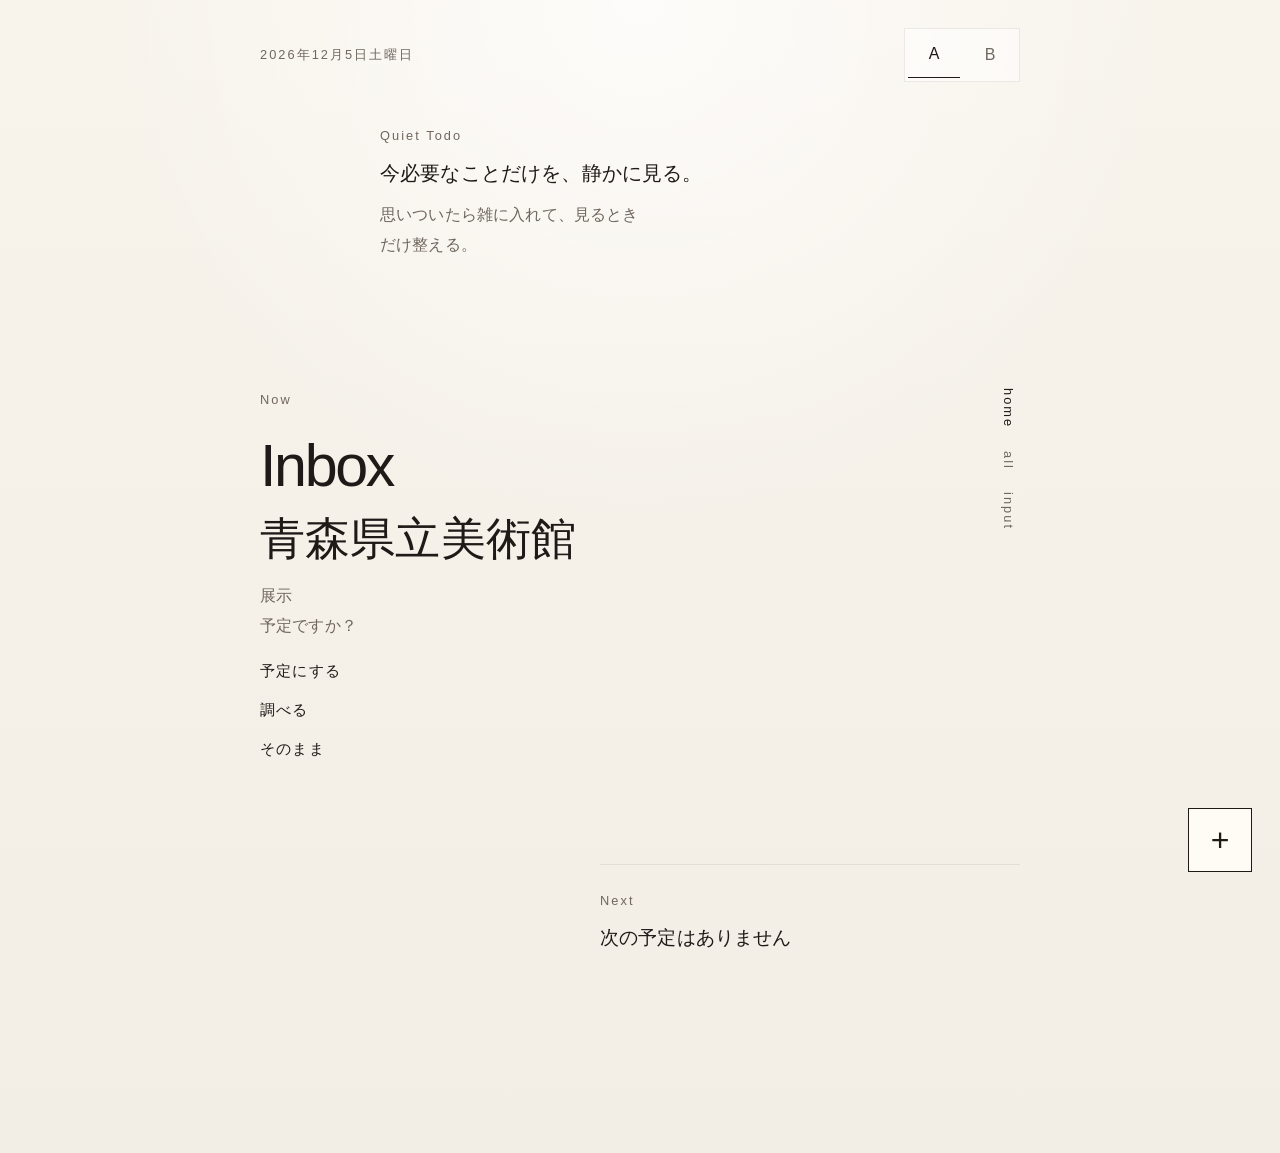
<file: index.html>
<!doctype html>
<html lang="ja">

<head>
  <meta charset="UTF-8" />
  <meta name="viewport" content="width=device-width, initial-scale=1.0" />
  <title>Quiet Todo</title>
  <link rel="stylesheet" href="./style.css" />
</head>

<body>
  <div class="app-shell">
    <header class="top-bar">
      <p class="top-date" id="top-date"></p>
      <div class="home-variant-switch" aria-label="&#12507;&#12540;&#12512;&#34920;&#31034;&#20999;&#12426;&#26367;&#12360;">
        <button id="variant-a" class="variant-button" type="button" data-variant="A">A</button>
        <button id="variant-b" class="variant-button" type="button" data-variant="B">B</button>
      </div>
      <div class="language-switch" aria-label="Language switch">
        <button class="language-button" type="button" data-language="ja">JP</button>
        <button class="language-button" type="button" data-language="en">EN</button>
      </div>
    </header>

    <main class="layout">
      <section id="home-view" class="view-section">
        <section id="home-pattern-a" class="home-pattern home-pattern-a" aria-labelledby="home-heading-a">
          <section class="hero-intro hero-intro-standalone" aria-labelledby="hero-intro-heading">
            <p class="section-mark" id="hero-intro-heading">Quiet Todo</p>
            <div class="hero-intro-copy">
              <p class="hero-intro-main" data-i18n="heroMain">&#20170;&#24517;&#35201;&#12394;&#12371;&#12392;&#12384;&#12369;&#12434;&#12289;&#38745;&#12363;&#12395;&#35211;&#12427;&#12290;</p>
              <p class="hero-intro-sub" data-i18n="heroSub">&#24605;&#12356;&#12388;&#12356;&#12383;&#12425;&#38609;&#12395;&#20837;&#12428;&#12390;&#12289;&#35211;&#12427;&#12392;&#12365;&#12384;&#12369;&#25972;&#12360;&#12427;&#12290;</p>
            </div>
          </section>
          <div class="spatial-frame home-flow">
            <div class="flow-main">
              <p class="section-mark" id="home-heading-a" data-i18n="nowHeading">Now</p>
              <div id="focus-card-a" class="focus-card"></div>
            </div>
            <aside class="flow-side" aria-label="Home navigation">
              <nav class="side-rail">
                <span class="side-rail-item is-current" data-i18n="navHome">home</span>
                <span class="side-rail-item" data-i18n="navAll">all</span>
                <span class="side-rail-item" data-i18n="navInput">input</span>
              </nav>
            </aside>
          </div>
          <section class="next-block" aria-labelledby="next-heading-a">
            <p class="section-mark" id="next-heading-a" data-i18n="nextHeading">Next</p>
            <div id="next-card-a" class="next-card"></div>
          </section>
        </section>

        <section id="home-pattern-b" class="home-pattern home-pattern-b is-hidden" aria-labelledby="home-heading-b">
          <div class="b-home-shell">
            <aside class="b-home-left-rail" aria-hidden="true">
              <div class="b-home-social">quiet todo</div>
              <div class="b-home-copyright">2026 quiet todo</div>
            </aside>
            <section class="b-home-main">
              <nav class="b-home-top-nav" aria-label="Home B navigation">
                <span class="b-home-nav-item" data-i18n="navHome">home</span>
                <span class="b-home-nav-item" data-i18n="navAll">all</span>
                <span class="b-home-nav-item" data-i18n="navInput">input</span>
              </nav>
              <div class="b-home-focus-wrap">
                <div id="focus-card-b" class="focus-card"></div>
              </div>
              <div class="b-home-next-wrap" aria-labelledby="home-heading-b">
                <p class="section-mark" id="home-heading-b" data-i18n="nextHeading">Next</p>
                <div id="next-card-b" class="next-card"></div>
              </div>
            </section>
            <aside class="b-home-right-rail">
              <div class="b-home-brand">H O M E</div>
              <div class="b-home-subrail">
                <span data-i18n="navNowLower">now</span>
                <span data-i18n="navNextLower">next</span>
              </div>
            </aside>
          </div>
        </section>
      </section>

      <section id="all-view" class="view-section is-hidden" aria-labelledby="all-heading">
        <div class="view-head">
          <button id="back-from-all" class="subtle-link" type="button" data-i18n="back">&#25147;&#12427;</button>
        </div>
        <section class="all-stage">
          <div class="all-stage-head">
            <p class="section-mark" id="all-heading" data-i18n="viewAll">&#12377;&#12409;&#12390;&#12434;&#35211;&#12427;</p>
            <div class="all-stage-tools">
              <div class="sort-switch" id="sort-switch" aria-label="&#20006;&#12403;&#26367;&#12360;">
                <button class="sort-button" type="button" data-sort="priority" data-i18n="sortPriority">&#20778;&#20808;&#38918;</button>
                <button class="sort-button" type="button" data-sort="time" data-i18n="sortTime">&#26178;&#38291;&#38918;</button>
              </div>
              <button id="open-archive-view" class="subtle-link" type="button" data-i18n="archiveView">&#32066;&#12360;&#12383;&#12418;&#12398;</button>
            </div>
          </div>
          <div id="all-list" class="all-list"></div>
        </section>
      </section>

      <section id="archive-view" class="view-section is-hidden" aria-labelledby="archive-heading">
        <div class="view-head">
          <button id="back-from-archive" class="subtle-link" type="button" data-i18n="back">&#25147;&#12427;</button>
        </div>
        <section class="all-stage">
          <div class="all-stage-head">
            <p class="section-mark" id="archive-heading" data-i18n="archiveView">&#32066;&#12360;&#12383;&#12418;&#12398;</p>
          </div>
          <div id="archive-list" class="all-list"></div>
        </section>
      </section>

      <section id="schedule-view" class="view-section is-hidden" aria-labelledby="schedule-heading">
        <div class="view-head">
          <button id="back-from-schedule" class="subtle-link" type="button" data-i18n="back">&#25147;&#12427;</button>
        </div>
        <section class="entry-stage">
          <p class="section-mark" id="schedule-heading" data-i18n="newSchedule">&#26032;&#12375;&#12356;&#20104;&#23450;</p>
          <form id="schedule-form" class="entry-form">
            <div class="entry-copy">
              <p class="entry-copy-main" data-i18n="entryMain">&#24605;&#12356;&#12388;&#12356;&#12383;&#12414;&#12414;&#12289;&#12473;&#12506;&#12540;&#12473;&#12391;&#12290;</p>
              <p class="entry-copy-sub" data-i18n="entrySub">Leave it here. We&apos;ll sort it.</p>
            </div>
            <label class="entry-label" for="schedule-raw" data-i18n="rawInput">&#38609;&#12395;&#20837;&#21147;</label>
            <textarea id="schedule-raw" class="entry-box" rows="6"
              placeholder="&#27503;&#21307;&#32773; &#20104;&#32004; 15&#26178;" data-i18n-placeholder="schedulePlaceholder"></textarea>
            <p class="subtle-status" id="schedule-status"></p>
            <button class="primary-button" type="submit" data-i18n="save">&#20445;&#23384;</button>
          </form>
        </section>
      </section>

      <section id="todo-view" class="view-section is-hidden" aria-labelledby="todo-heading">
        <div class="view-head">
          <button id="back-from-todo" class="subtle-link" type="button" data-i18n="back">&#25147;&#12427;</button>
        </div>
        <section class="entry-stage">
          <p class="section-mark" id="todo-heading" data-i18n="addTodo">&#12420;&#12427;&#12371;&#12392;&#12434;&#36861;&#21152;</p>
          <form id="todo-form" class="entry-form">
            <div class="entry-copy">
              <p class="entry-copy-main" data-i18n="entryMain">&#24605;&#12356;&#12388;&#12356;&#12383;&#12414;&#12414;&#12289;&#12473;&#12506;&#12540;&#12473;&#12391;&#12290;</p>
              <p class="entry-copy-sub" data-i18n="entrySub">Leave it here. We&apos;ll sort it.</p>
            </div>
            <label class="entry-label" for="todo-raw" data-i18n="rawInput">&#38609;&#12395;&#20837;&#21147;</label>
            <textarea id="todo-raw" class="entry-box" rows="6"
              placeholder="&#35506;&#38988; &#25552;&#20986; &#37329;&#26332; &#20808;&#29983;" data-i18n-placeholder="todoPlaceholder"></textarea>
            <p class="subtle-status" id="todo-status"></p>
            <button class="primary-button" type="submit" data-i18n="save">&#20445;&#23384;</button>
          </form>
        </section>
      </section>

      <section id="memo-view" class="view-section is-hidden" aria-labelledby="memo-heading">
        <div class="view-head">
          <button id="back-from-memo" class="subtle-link" type="button" data-i18n="back">&#25147;&#12427;</button>
        </div>
        <section class="entry-stage">
          <p class="section-mark" id="memo-heading" data-i18n="memo">&#12513;&#12514;</p>
          <form id="memo-form" class="entry-form">
            <div class="entry-copy">
              <p class="entry-copy-main" data-i18n="entryMain">&#24605;&#12356;&#12388;&#12356;&#12383;&#12414;&#12414;&#12289;&#12473;&#12506;&#12540;&#12473;&#12391;&#12290;</p>
              <p class="entry-copy-sub" data-i18n="entrySub">Leave it here. We&apos;ll sort it.</p>
            </div>
            <label class="entry-label" for="memo-raw" data-i18n="rawInput">&#38609;&#12395;&#20837;&#21147;</label>
            <textarea id="memo-raw" class="entry-box" rows="6"
              placeholder="&#38738;&#26862;&#30476;&#31435;&#32654;&#34899;&#39208; &#23637;&#31034;" data-i18n-placeholder="memoPlaceholder"></textarea>
            <p class="subtle-status" id="memo-status"></p>
            <button class="primary-button" type="submit" data-i18n="save">&#20445;&#23384;</button>
          </form>
        </section>
      </section>

      <section id="edit-view" class="view-section is-hidden" aria-labelledby="edit-heading">
        <div class="view-head">
          <button id="back-from-edit" class="subtle-link" type="button" data-i18n="back">&#25147;&#12427;</button>
        </div>
        <section class="entry-stage">
          <p class="section-mark" id="edit-heading" data-i18n="rewrite">&#26360;&#12365;&#30452;&#12377;</p>
          <form id="edit-form" class="entry-form">
            <div class="entry-copy">
              <p class="entry-copy-main" data-i18n="editMain">&#20803;&#12398;&#20837;&#21147;&#25991;&#12434;&#12381;&#12398;&#12414;&#12414;&#26360;&#12365;&#30452;&#12375;&#12414;&#12377;&#12290;</p>
              <p class="entry-copy-sub" data-i18n="editSub">Leave it here. We&apos;ll sort it again.</p>
            </div>
            <label class="entry-label" for="edit-raw" data-i18n="inputText">&#20837;&#21147;&#25991;</label>
            <textarea id="edit-raw" class="entry-box" rows="6"></textarea>
            <p class="subtle-status" id="edit-status"></p>
            <button class="primary-button" type="submit" data-i18n="save">&#20445;&#23384;</button>
          </form>
        </section>
      </section>
    </main>
  </div>

  <div class="fab-wrap">
    <div id="fab-menu" class="fab-menu is-hidden" role="menu" aria-label="&#36861;&#21152;&#12513;&#12491;&#12517;&#12540;">
      <button class="fab-menu-item" type="button" data-open-view="schedule" data-i18n="newSchedule">&#26032;&#12375;&#12356;&#20104;&#23450;</button>
      <button class="fab-menu-item" type="button" data-open-view="todo" data-i18n="addTodo">&#12420;&#12427;&#12371;&#12392;&#12434;&#36861;&#21152;</button>
      <button class="fab-menu-item" type="button" data-open-view="memo" data-i18n="memo">&#12513;&#12514;</button>
      <button class="fab-menu-item" type="button" data-open-view="all" data-i18n="viewAll">&#12377;&#12409;&#12390;&#12434;&#35211;&#12427;</button>
    </div>
    <button id="fab-button" class="fab-button" type="button" aria-expanded="false" aria-controls="fab-menu">+</button>
  </div>

  <div id="completion-signal" class="completion-signal is-hidden" aria-hidden="true">
    <svg id="completion-icon-trash" class="completion-icon is-hidden" viewBox="0 0 16 16">
      <path d="M5 4.6H11"></path>
      <path d="M6 5.8V12.1H10V5.8"></path>
      <path d="M8 7V10.7"></path>
    </svg>
    <svg id="completion-icon-archive" class="completion-icon is-hidden" viewBox="0 0 16 16">
      <path d="M4.1 11.2H11.9"></path>
      <path d="M8 4.4V9.6"></path>
    </svg>
  </div>

  <template id="focus-template-a">
    <article class="focus-article focus-article-a">
      <p class="focus-time"></p>
      <h1 class="focus-title"></h1>
      <p class="focus-support"></p>
      <div class="focus-actions"></div>
    </article>
  </template>

  <template id="focus-template-b">
    <article class="focus-article focus-article-b">
      <p class="focus-time"></p>
      <h1 class="focus-title"></h1>
      <p class="focus-support"></p>
      <div class="focus-actions"></div>
    </article>
  </template>

  <template id="next-template">
    <article class="next-article">
      <p class="next-time"></p>
      <h2 class="next-title"></h2>
      <p class="next-support"></p>
    </article>
  </template>

  <template id="all-item-template">
    <article class="all-item">
      <p class="all-time"></p>
      <h2 class="all-title"></h2>
      <p class="all-support"></p>
      <button class="all-edit-link" type="button" data-i18n="rewrite">&#26360;&#12365;&#30452;&#12377;</button>
    </article>
  </template>

  <template id="archive-item-template">
    <article class="all-item archive-item">
      <p class="archive-time all-time"></p>
      <h2 class="archive-title all-title"></h2>
      <p class="archive-ended-at all-support"></p>
      <button class="archive-restore-link all-edit-link" type="button" data-i18n="restoreAction">&#25147;&#12377;</button>
    </article>
  </template>

  <script src="./app.js"></script>
</body>

</html>
</file>
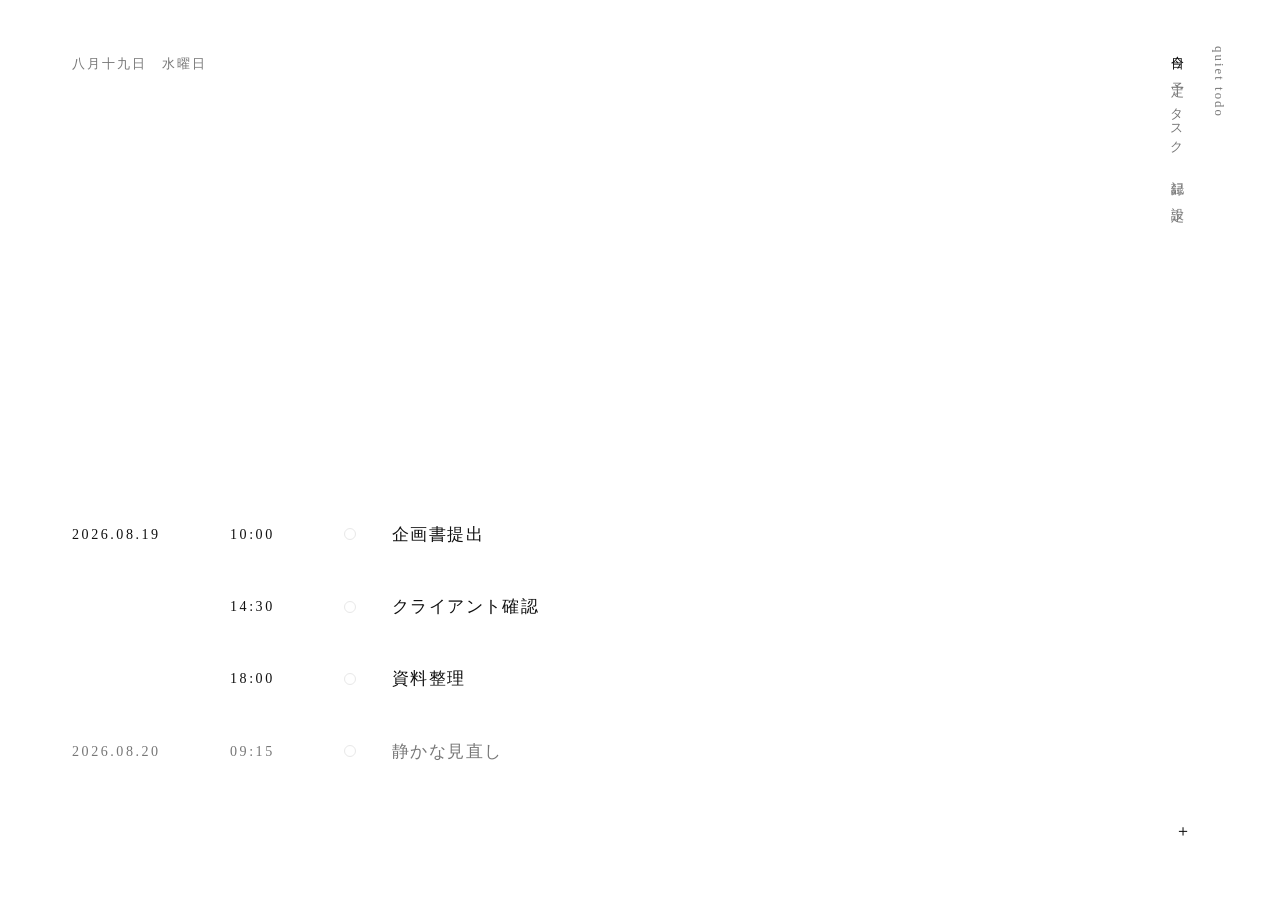
<file: mock.html>
<!doctype html>
<html lang="ja">
  <head>
    <meta charset="UTF-8" />
    <meta name="viewport" content="width=device-width, initial-scale=1.0" />
    <title>Quiet Todo Mock</title>
    <link rel="stylesheet" href="/mock.css" />
  </head>
  <body>
    <main class="mock-shell">
      <p class="mock-date">八月十九日　水曜日</p>

      <section class="mock-field" aria-label="予定一覧">
        <ol class="mock-schedule">
          <li class="mock-item">
            <span class="mock-day">2026.08.19</span>
            <span class="mock-time">10:00</span>
            <span class="mock-check" aria-hidden="true"></span>
            <span class="mock-title">企画書提出</span>
          </li>
          <li class="mock-item">
            <span class="mock-day"></span>
            <span class="mock-time">14:30</span>
            <span class="mock-check" aria-hidden="true"></span>
            <span class="mock-title">クライアント確認</span>
          </li>
          <li class="mock-item">
            <span class="mock-day"></span>
            <span class="mock-time">18:00</span>
            <span class="mock-check" aria-hidden="true"></span>
            <span class="mock-title">資料整理</span>
          </li>
          <li class="mock-item mock-item-soft">
            <span class="mock-day">2026.08.20</span>
            <span class="mock-time">09:15</span>
            <span class="mock-check" aria-hidden="true"></span>
            <span class="mock-title">静かな見直し</span>
          </li>
        </ol>
      </section>

      <aside class="mock-nav" aria-label="ナビゲーション">
        <nav class="mock-menu">
          <a href="#" class="is-current">今日</a>
          <a href="#">予定</a>
          <a href="#">タスク</a>
          <a href="#">記録</a>
          <a href="#">設定</a>
        </nav>
        <p class="mock-brand">quiet todo</p>
      </aside>

      <section class="mock-entry" aria-label="予定追加">
        <button id="mock-add" class="mock-plus" type="button" aria-expanded="false">＋</button>
        <form id="mock-form" class="mock-form is-hidden">
          <label class="sr-only" for="mock-input">予定入力</label>
          <input
            id="mock-input"
            class="mock-input"
            type="text"
            placeholder="買い物 今日 18時"
          />
        </form>
      </section>
    </main>

    <script src="/mock.js"></script>
  </body>
</html>
</file>
<file: style.css>
:root {
  --color-bg: #f5f1e9;
  --color-bg-grad-top: #f8f4ec;
  --color-bg-grad-bottom: #f2ede5;
  --color-surface: rgba(255, 252, 246, 0.8);
  --color-surface-strong: rgba(255, 252, 246, 0.96);
  --color-text: #1f1a17;
  --color-muted: #70675f;
  --color-line: rgba(31, 26, 23, 0.08);
  --color-line-strong: rgba(31, 26, 23, 0.16);

  --font-family-base: "Hiragino Sans", "Yu Gothic", "YuGothic", "Noto Sans JP", sans-serif;
  --font-weight-regular: 400;
  --font-weight-medium: 500;
  --line-height-tight: 1.22;
  --line-height-base: 1.8;
  --line-height-relaxed: 1.95;
  --letter-spacing-tight: -0.04em;
  --letter-spacing-base: 0.01em;
  --letter-spacing-wide: 0.08em;
  --letter-spacing-caps: 0.16em;

  --space-2: 8px;
  --space-3: 12px;
  --space-4: 16px;
  --space-5: 20px;
  --space-6: 24px;
  --space-7: 28px;
  --space-8: 36px;
  --space-10: 56px;
  --space-12: 72px;

  --text-xs: 0.8rem;
  --text-sm: 0.9rem;
  --text-base: 1rem;
  --text-lg: 1.08rem;
  --text-xl: 1.2rem;
  --text-hero: clamp(1.9rem, 5vw, 2.8rem);
  --text-time: clamp(2.1rem, 7vw, 3.7rem);

  --content-width: 760px;
  --shell-width: 980px;
}

* {
  box-sizing: border-box;
}

html,
body {
  margin: 0;
  min-height: 100%;
  font-family: var(--font-family-base);
  font-weight: var(--font-weight-regular);
  line-height: var(--line-height-base);
  letter-spacing: var(--letter-spacing-base);
  background:
    radial-gradient(circle at top, rgba(255, 255, 255, 0.72), transparent 40%),
    linear-gradient(180deg, var(--color-bg-grad-top) 0%, var(--color-bg-grad-bottom) 100%);
  color: var(--color-text);
}

html[data-home-variant="B"],
body[data-home-variant="B"] {
  background: #ffffff;
}

body {
  display: flex;
  justify-content: center;
}

button,
input,
textarea {
  font: inherit;
}

.app-shell {
  width: min(100%, var(--shell-width));
  padding: var(--space-7) var(--space-5) 120px;
}

.app-shell[data-home-variant="B"] {
  width: 100%;
  max-width: none;
  padding: 18px 26px 42px;
  background: #ffffff;
}

.top-bar,
.layout {
  width: min(100%, var(--content-width));
  margin-inline: auto;
}

.app-shell[data-home-variant="B"] .top-bar,
.app-shell[data-home-variant="B"] .layout {
  width: 100%;
  max-width: none;
  margin: 0;
}

.top-bar {
  display: flex;
  justify-content: space-between;
  align-items: center;
  gap: var(--space-4);
  margin-bottom: var(--space-6);
}

.app-shell[data-home-variant="B"] .top-bar {
  align-items: flex-start;
  margin-bottom: 0;
  padding: 10px 8px 0;
}

.top-date,
.section-mark,
.entry-label,
.subtle-status,
.subtle-link,
.next-support,
.all-support,
.all-empty,
.side-rail-item {
  margin: 0;
  color: var(--color-muted);
}

.top-date,
.section-mark,
.entry-label,
.side-rail-item {
  font-size: var(--text-xs);
  letter-spacing: var(--letter-spacing-caps);
}

.app-shell[data-home-variant="B"] .top-date {
  color: #6f6f6f;
  font-size: 0.88rem;
  letter-spacing: 0.18em;
  padding-left: 10vw;
}

.home-variant-switch,
.sort-switch {
  display: flex;
  gap: 4px;
  align-items: center;
  border: 1px solid var(--color-line);
  padding: 3px;
  background: rgba(255, 255, 255, 0.44);
}

.home-variant-switch {
  display: flex;
  visibility: visible;
  opacity: 1;
  pointer-events: auto;
  position: relative;
  z-index: 20;
  flex-shrink: 0;
}

.language-switch {
  display: none;
}

.app-shell[data-home-variant="B"] .home-variant-switch {
  border: none;
  padding: 0;
  background: transparent;
  gap: 26px;
  align-self: start;
  margin-top: 4px;
  margin-right: 4px;
}

.app-shell[data-home-variant="B"] .language-switch {
  position: fixed;
  right: 22px;
  top: 180px;
  display: grid;
  justify-items: start;
  gap: 12px;
  border: none;
  padding: 0;
  background: transparent;
  visibility: visible;
  opacity: 1;
  z-index: 20;
  letter-spacing: 0.18em;
}

.app-shell[data-home-variant="B"] .variant-button {
  min-width: 0;
  padding: 0;
  color: #8a8a8a;
  border-bottom: 1px solid transparent;
  letter-spacing: 0.18em;
  font-size: 0.94rem;
}

.app-shell[data-home-variant="B"] .variant-button.is-active {
  color: #111111;
  border-bottom-color: #111111;
}

.variant-button,
.sort-button,
.language-button,
.primary-button,
.subtle-link,
.fab-menu-item,
.fab-button {
  appearance: none;
  border: none;
  background: transparent;
  color: inherit;
  font: inherit;
}

.variant-button,
.sort-button,
.language-button {
  min-width: 52px;
  padding: var(--space-2) var(--space-3);
  color: var(--color-muted);
}

.variant-button.is-active,
.sort-button.is-active,
.language-button.is-active {
  color: var(--color-text);
  border-bottom: 1px solid var(--color-text);
}

.language-button {
  min-width: 0;
  padding: 0;
  letter-spacing: 0.18em;
  border-bottom: 1px solid transparent;
}

.app-shell[data-home-variant="B"] .language-button {
  min-width: 0;
  padding: 0;
  color: #8a8a8a;
  border-bottom: 1px solid transparent;
  letter-spacing: 0.18em;
  font-size: 0.94rem;
}

.app-shell[data-home-variant="B"] .language-button.is-active {
  color: #111111;
  border-bottom-color: #111111;
}

.view-section {
  min-height: calc(100vh - 140px);
}

.app-shell[data-home-variant="B"] .view-section {
  min-height: calc(100vh - 70px);
}

.hero-intro-standalone {
  width: min(100%, 520px);
  margin: 18px auto var(--space-12);
  justify-self: start;
}

.hero-intro {
  display: grid;
  gap: var(--space-2);
  padding: 0;
}

.hero-intro-copy {
  display: grid;
  gap: var(--space-2);
}

.hero-intro p {
  margin: 0;
}

.hero-intro-main {
  font-size: clamp(1.05rem, 2.3vw, 1.28rem);
  line-height: var(--line-height-base);
}

.hero-intro-sub {
  color: var(--color-muted);
  line-height: 1.9;
  max-width: 30ch;
}

.home-pattern-a {
  display: grid;
  gap: var(--space-10);
}

.home-flow {
  display: grid;
  grid-template-columns: minmax(0, 1fr) 72px;
  align-items: start;
  gap: var(--space-6);
}

.spatial-frame {
  min-height: 420px;
  display: grid;
  align-content: start;
  gap: var(--space-6);
}

.flow-main {
  display: grid;
  gap: var(--space-6);
}

.flow-side {
  display: flex;
  justify-content: flex-end;
}

.side-rail {
  writing-mode: vertical-rl;
  display: flex;
  gap: 22px;
}

.side-rail-item {
  text-transform: lowercase;
}

.side-rail-item.is-current {
  color: var(--color-text);
}

.next-block {
  width: min(100%, 420px);
  margin-left: auto;
  padding-top: var(--space-6);
  border-top: 1px solid var(--color-line);
}

.home-pattern-b {
  min-height: calc(100vh - 180px);
  display: grid;
  align-items: stretch;
}

.b-home-shell {
  min-height: calc(100vh - 78px);
  display: grid;
  grid-template-columns: 84px minmax(0, 1fr) 92px;
  column-gap: 18px;
  background: #ffffff;
}

.b-home-left-rail,
.b-home-right-rail {
  display: flex;
  flex-direction: column;
  justify-content: space-between;
  color: #8f8f8f;
  font-size: var(--text-xs);
  letter-spacing: var(--letter-spacing-caps);
}

.b-home-left-rail {
  padding-top: 28vh;
}

.b-home-copyright {
  writing-mode: vertical-rl;
}

.b-home-main {
  min-height: 100%;
  display: grid;
  grid-template-columns: minmax(220px, 32vw) minmax(260px, 1fr) minmax(180px, 24vw);
  grid-template-rows: auto minmax(320px, 1fr) auto;
  row-gap: 10vh;
  column-gap: 2vw;
}

.b-home-top-nav {
  display: contents;
}

.b-home-top-nav .b-home-nav-item {
  writing-mode: vertical-rl;
  justify-self: end;
  align-self: start;
  color: #111111;
  font-size: 0.88rem;
  letter-spacing: 0.18em;
  font-weight: 400;
}

.b-home-top-nav .b-home-nav-item:nth-child(1) { grid-column: 1; margin-top: 6vh; }
.b-home-top-nav .b-home-nav-item:nth-child(2) { grid-column: 2; justify-self: center; margin-top: 2vh; }
.b-home-top-nav .b-home-nav-item:nth-child(3) { grid-column: 3; justify-self: start; margin-top: 8vh; }

.b-home-focus-wrap {
  display: grid;
  align-items: center;
  min-height: 0;
  padding-left: 0;
  justify-items: start;
  grid-column: 2;
  grid-row: 2;
}

.b-home-next-wrap {
  width: min(100%, 300px);
  justify-self: start;
  display: grid;
  gap: 8px;
  padding-left: 0;
  margin-top: 0;
  grid-column: 1;
  grid-row: 3;
  align-self: end;
  padding-left: 10vw;
}

.b-home-right-rail {
  align-items: flex-end;
  padding-top: 8px;
}

.b-home-brand,
.b-home-subrail {
  writing-mode: vertical-rl;
}

.b-home-brand {
  color: #111111;
  letter-spacing: 0.22em;
  font-size: 0.8rem;
  font-weight: 300;
  margin-top: 56px;
}

.b-home-subrail {
  display: flex;
  gap: 34px;
  color: #8f8f8f;
}

.focus-card {
  min-height: 220px;
  display: grid;
  align-items: center;
}

.focus-article,
.next-article,
.all-item {
  display: grid;
}

.focus-article-a {
  gap: var(--space-4);
  max-width: 520px;
}

.focus-article-b {
  gap: 20px;
  width: min(100%, 520px);
  text-align: left;
}

.focus-time,
.all-time {
  margin: 0;
  font-size: var(--text-time);
  line-height: 1;
  letter-spacing: var(--letter-spacing-tight);
}

.focus-title {
  margin: 0;
  font-size: var(--text-hero);
  line-height: var(--line-height-tight);
  font-weight: var(--font-weight-medium);
}

.app-shell[data-home-variant="B"] .focus-article-b .focus-time {
  font-size: clamp(2.6rem, 7vw, 5rem);
  letter-spacing: -0.06em;
  font-weight: 400;
  color: #111111;
  justify-self: start;
}

.app-shell[data-home-variant="B"] .focus-article-b .focus-title {
  font-size: clamp(1.85rem, 4vw, 2.8rem);
  line-height: 1.72;
  letter-spacing: 0.14em;
  font-weight: 400;
  color: #111111;
  max-width: 12ch;
  margin-left: 3.2vw;
}

.app-shell[data-home-variant="B"] .focus-article-b .focus-support {
  font-size: 0.92rem;
  line-height: 2.2;
  letter-spacing: 0.16em;
  color: #8f8f8f;
  padding-left: 7vw;
  margin-top: 3vh;
}

.focus-actions {
  display: grid;
  gap: 12px;
  justify-items: start;
}

.focus-action {
  appearance: none;
  border: none;
  background: transparent;
  color: var(--color-text);
  padding: 0;
  text-align: left;
  cursor: pointer;
}

.focus-action-a {
  font-size: 0.95rem;
  letter-spacing: 0.08em;
}

.focus-action-a:hover {
  text-decoration: underline;
}

.app-shell[data-home-variant="B"] .focus-actions {
  margin-top: 8vh;
  gap: 28px;
  justify-items: start;
  padding-left: 7vw;
}

.app-shell[data-home-variant="B"] .focus-action {
  color: #111111;
  font-family: var(--font-family-base);
  letter-spacing: 0.14em;
  line-height: 1.9;
}

.app-shell[data-home-variant="B"] .focus-action-primary {
  display: inline-flex;
  align-items: flex-start;
  gap: 12px;
  font-size: 0.82rem;
  font-weight: 300;
  letter-spacing: 0.14em;
  color: #2a2a2a;
}

.app-shell[data-home-variant="B"] .focus-action-middle {
  font-size: 1.05rem;
  font-weight: 400;
  letter-spacing: 0.14em;
}

.app-shell[data-home-variant="B"] .focus-action-subtle {
  font-size: 0.82rem;
  font-weight: 300;
  color: #6f6f6f;
}

.app-shell[data-home-variant="B"] .focus-action:hover {
  text-decoration: underline;
  text-underline-offset: 3px;
  opacity: 0.88;
}

.app-shell[data-home-variant="B"] .focus-action-text {
  display: inline-grid;
  gap: 3px;
}

.app-shell[data-home-variant="B"] .focus-action-label {
  display: inline-block;
  line-height: 1.35;
}

.app-shell[data-home-variant="B"] .focus-action-note {
  display: inline-block;
  font-size: 0.56rem;
  line-height: 1;
  letter-spacing: 0.22em;
  color: #8c8c8c;
}

.app-shell[data-home-variant="B"] .focus-action-sign {
  display: inline-flex;
  align-items: center;
  justify-content: center;
  width: 16px;
  height: 16px;
  flex: 0 0 auto;
  margin-top: 1px;
}

.app-shell[data-home-variant="B"] .focus-action-sign-icon {
  width: 14px;
  height: 14px;
}

.app-shell[data-home-variant="B"] .focus-action-sign-icon path {
  fill: none;
  stroke: #111111;
  stroke-width: 1;
  stroke-linecap: butt;
  stroke-linejoin: miter;
}

.app-shell[data-home-variant="B"] .focus-action-confirm-copy {
  font-size: 0.72rem;
  font-weight: 300;
  letter-spacing: 0.14em;
  color: #6c6c6c;
  text-decoration: none;
  cursor: default;
  pointer-events: none;
  margin-bottom: 6px;
}

.app-shell[data-home-variant="B"] .focus-actions [data-action-kind="primary"],
.app-shell[data-home-variant="B"] .focus-action-confirm-copy {
  justify-self: start;
}

.app-shell[data-home-variant="B"] .focus-article-b {
  transform-origin: left center;
}

.app-shell[data-home-variant="B"] .focus-article-b.is-completing {
  animation: bCompleteFade 420ms cubic-bezier(0.4, 0, 0.2, 1) forwards;
}

.completion-signal {
  position: fixed;
  right: 36px;
  bottom: 36px;
  width: 16px;
  height: 16px;
  pointer-events: none;
  opacity: 0;
  transform: translate3d(0, 0, 0) scale(0.96);
}

.completion-signal.is-active {
  animation: completionSignalIn 420ms cubic-bezier(0.4, 0, 0.2, 1) forwards;
}

.completion-icon {
  width: 16px;
  height: 16px;
}

.completion-icon path {
  fill: none;
  stroke: #111111;
  stroke-width: 1;
  stroke-linecap: butt;
  stroke-linejoin: miter;
}

.app-shell[data-home-variant="B"] .focus-actions [data-action-kind="primary"] {
  margin-top: 10px;
}

@keyframes bCompleteFade {
  0% {
    opacity: 1;
    transform: translate3d(0, 0, 0) scale(1);
  }
  65% {
    opacity: 0.72;
    transform: translate3d(48px, 18px, 0) scale(0.965);
  }
  100% {
    opacity: 0;
    transform: translate3d(92px, 34px, 0) scale(0.92);
  }
}

@keyframes completionSignalIn {
  0% {
    opacity: 0;
    transform: translate3d(0, 0, 0) scale(0.96);
  }
  35% {
    opacity: 1;
    transform: translate3d(0, 0, 0) scale(1);
  }
  100% {
    opacity: 0.78;
    transform: translate3d(0, 0, 0) scale(1);
  }
}

.focus-support,
.next-time,
.next-title {
  margin: 0;
}

.focus-support {
  color: var(--color-muted);
  font-size: var(--text-base);
  line-height: 1.85;
  white-space: pre-line;
}

.next-card {
  min-height: 120px;
}

.next-article {
  gap: 10px;
}

.next-time {
  font-size: 0.84rem;
  letter-spacing: var(--letter-spacing-caps);
  color: var(--color-muted);
}

.next-title,
.all-title {
  font-size: var(--text-xl);
  line-height: 1.6;
  font-weight: var(--font-weight-medium);
}

.next-support,
.all-support {
  font-size: 0.95rem;
  line-height: var(--line-height-base);
  white-space: pre-line;
}

.view-head {
  margin-bottom: 18px;
}

.subtle-link {
  padding: 6px 0;
}

.all-stage {
  background: var(--color-surface);
  border: 1px solid var(--color-line);
  padding: 30px 28px;
  backdrop-filter: blur(8px);
}

.app-shell[data-home-variant="B"] .all-stage {
  background: transparent;
  border: none;
  padding: 0 0 0 10vw;
  backdrop-filter: none;
}

.all-stage-head {
  display: flex;
  justify-content: space-between;
  align-items: center;
  gap: 18px;
  margin-bottom: 30px;
}

.all-stage-tools {
  display: flex;
  align-items: center;
  gap: 18px;
}

.app-shell[data-home-variant="B"] .all-stage-head {
  margin-bottom: 84px;
  align-items: baseline;
}

.app-shell[data-home-variant="B"] .all-stage-tools {
  gap: 28px;
}

.app-shell[data-home-variant="B"] .sort-switch {
  border: none;
  padding: 0;
  background: transparent;
  gap: 22px;
}

.app-shell[data-home-variant="B"] .sort-button {
  min-width: 0;
  padding: 0;
  border-bottom: 1px solid transparent;
  letter-spacing: 0.14em;
  font-size: 0.88rem;
  color: #8f8f8f;
}

.app-shell[data-home-variant="B"] .sort-button.is-active {
  color: #111111;
  border-bottom-color: #111111;
}

.all-list {
  display: grid;
  gap: 0;
}

.all-item {
  gap: 12px;
  padding: 24px 0;
  border-top: 1px solid var(--color-line);
  cursor: pointer;
}

.all-edit-link {
  appearance: none;
  border: none;
  background: transparent;
  color: var(--color-muted);
  padding: 0;
  justify-self: start;
  font-size: 0.9rem;
  letter-spacing: 0.08em;
  cursor: pointer;
}

.all-edit-link:hover {
  text-decoration: underline;
  text-underline-offset: 3px;
}

.app-shell[data-home-variant="B"] .all-item {
  grid-template-columns: 120px 120px minmax(0, 1fr) auto;
  gap: 12px 34px;
  align-items: start;
  padding: 26px 0 42px;
  border-top: none;
}

.all-item:first-child {
  border-top: none;
  padding-top: 0;
}

.all-time {
  font-size: clamp(1.5rem, 3vw, 2.2rem);
}

.all-title {
  margin: 0;
}

.app-shell[data-home-variant="B"] .all-title,
.app-shell[data-home-variant="B"] .all-support {
  grid-column: 3;
}

.app-shell[data-home-variant="B"] .all-edit-link {
  grid-column: 4;
  grid-row: 2;
  align-self: start;
  justify-self: end;
  font-family: var(--font-family-base);
  font-size: 0.8rem;
  font-weight: 300;
  letter-spacing: 0.16em;
  color: #6f6f6f;
}

.app-shell[data-home-variant="B"] .all-edit-link:hover {
  color: #111111;
  letter-spacing: 0.18em;
}

.app-shell[data-home-variant="B"] .all-time {
  font-size: 0.98rem;
  line-height: 2.1;
  letter-spacing: 0.18em;
  color: #111111;
}

.archive-item .archive-ended-at {
  white-space: pre-line;
}

.app-shell[data-home-variant="B"] .all-item::before {
  content: "";
  grid-column: 1 / -1;
  display: block;
  height: 1px;
  background: rgba(17, 17, 17, 0.08);
  margin-bottom: 10px;
}

.app-shell[data-home-variant="B"] .all-item:first-child::before {
  display: none;
}

.app-shell[data-home-variant="B"] .all-title {
  font-size: 0.98rem;
  line-height: 2.2;
  letter-spacing: 0.14em;
  font-weight: 400;
  color: #111111;
}

.app-shell[data-home-variant="B"] .all-support:empty {
  display: none;
}

.app-shell[data-home-variant="B"] .all-support {
  font-size: 0.9rem;
  line-height: 2.2;
  letter-spacing: 0.1em;
  color: #8f8f8f;
}

.entry-stage {
  min-height: 72vh;
  padding-top: var(--space-10);
}

.app-shell[data-home-variant="B"] .entry-stage {
  min-height: calc(100vh - 90px);
  padding-top: 18vh;
  background: #ffffff;
}

.entry-form {
  margin-top: var(--space-7);
  padding: min(10vw, var(--space-12));
  background: var(--color-surface);
  border: 1px solid var(--color-line);
  display: grid;
  gap: var(--space-4);
  backdrop-filter: blur(8px);
}

.app-shell[data-home-variant="B"] .entry-form {
  max-width: 760px;
  margin-inline: auto;
  background: transparent;
  border: none;
  padding: 0;
  gap: 30px;
  backdrop-filter: none;
  padding-left: 10vw;
}

.app-shell[data-home-variant="B"] #edit-form {
  max-width: 820px;
}

.entry-copy {
  display: grid;
  gap: 8px;
}

.entry-copy-main,
.entry-copy-sub {
  margin: 0;
}

.entry-copy-sub {
  color: var(--color-muted);
}

.app-shell[data-home-variant="B"] .entry-copy {
  width: min(100%, 420px);
  gap: 10px;
}

.app-shell[data-home-variant="B"] .entry-copy-main {
  font-size: 1rem;
  line-height: 1.9;
  letter-spacing: 0.14em;
  color: #111111;
}

.app-shell[data-home-variant="B"] .entry-copy-sub {
  font-size: 0.84rem;
  line-height: 1.9;
  letter-spacing: 0.12em;
  color: #8f8f8f;
}

.entry-box {
  width: 100%;
  min-height: 220px;
  border: 1px solid var(--color-text);
  background: #fff;
  color: var(--color-text);
  font-size: 1.06rem;
  line-height: var(--line-height-relaxed);
  padding: 22px 24px;
  resize: vertical;
  outline: none;
}

.app-shell[data-home-variant="B"] .entry-box {
  min-height: 260px;
  padding: 26px 28px;
  background: #ffffff;
  border: 1px solid rgba(17, 17, 17, 0.78);
  border-radius: 0;
  box-shadow: none;
}

.app-shell[data-home-variant="B"] .entry-label {
  letter-spacing: 0.18em;
}

.app-shell[data-home-variant="B"] .subtle-status {
  color: #8f8f8f;
}

.entry-box::placeholder {
  color: var(--color-muted);
}

.subtle-status {
  min-height: 1.7em;
  font-size: 0.92rem;
}

.primary-button {
  width: fit-content;
  padding: 10px 0;
  border-bottom: 1px solid var(--color-text);
  color: var(--color-text);
}

.fab-wrap {
  position: fixed;
  right: 28px;
  bottom: 28px;
  display: grid;
  justify-items: end;
  gap: 12px;
}

.app-shell[data-home-variant="B"] .fab-wrap {
  right: 26px;
  bottom: 30px;
  gap: 22px;
}

.fab-menu {
  display: grid;
  gap: 10px;
}

.fab-menu-item {
  min-width: 184px;
  padding: 13px 16px;
  text-align: left;
  background: var(--color-surface-strong);
  border: 1px solid var(--color-line);
}

.app-shell[data-home-variant="B"] .fab-menu {
  justify-items: end;
}

.app-shell[data-home-variant="B"] .fab-menu-item {
  min-width: 0;
  padding: 4px 0;
  border: none;
  background: transparent;
  text-align: right;
  letter-spacing: 0.12em;
  color: #111111;
}

.fab-button {
  width: 64px;
  height: 64px;
  border: 1px solid var(--color-text);
  background: var(--color-surface-strong);
  color: var(--color-text);
  font-size: 2rem;
  line-height: 1;
}

.app-shell[data-home-variant="B"] .fab-button {
  width: auto;
  height: auto;
  border: none;
  background: transparent;
  font-size: 0.92rem;
  color: #111111;
  padding: 0;
  line-height: 1;
}

.is-hidden {
  display: none;
}

@media (max-width: 720px) {
  .app-shell {
    padding: 18px 14px 100px;
  }

  .top-bar,
  .all-stage-head {
    display: grid;
    justify-content: stretch;
  }

  .hero-intro-standalone {
    margin: 12px auto 56px;
    width: min(100%, 420px);
  }

  .home-flow {
    grid-template-columns: 1fr;
  }

  .flow-side {
    justify-content: flex-start;
  }

  .side-rail {
    writing-mode: horizontal-tb;
    gap: 16px;
  }

  .next-block {
    width: 100%;
    margin-left: 0;
  }

  .b-home-shell {
    grid-template-columns: 1fr;
    row-gap: 36px;
  }

  .b-home-left-rail,
  .b-home-right-rail {
    display: none;
  }

  .app-shell[data-home-variant="B"] .language-switch {
    position: static;
    display: flex;
    gap: 18px;
    justify-self: end;
  }

  .b-home-main {
    grid-template-columns: 1fr;
    grid-template-rows: auto auto auto;
    row-gap: 9vh;
  }

  .b-home-top-nav {
    display: flex;
    gap: 22px;
    flex-wrap: wrap;
    justify-content: flex-start;
  }

  .b-home-top-nav .b-home-nav-item {
    writing-mode: horizontal-tb;
    margin-top: 0;
  }

  .b-home-next-wrap {
    width: 100%;
    grid-column: 1;
    grid-row: auto;
    padding-left: 0;
    margin-top: 0;
  }

  .b-home-focus-wrap {
    grid-column: 1;
    grid-row: auto;
  }

  .focus-time,
  .all-time {
    font-size: clamp(1.8rem, 12vw, 3.2rem);
  }

  .all-stage {
    padding: 24px 18px;
  }

  .app-shell[data-home-variant="B"] .all-stage {
    padding: 10px 0 0;
  }

  .app-shell[data-home-variant="B"] .all-item {
    grid-template-columns: 1fr;
    gap: 8px;
  }

  .app-shell[data-home-variant="B"] .all-title,
  .app-shell[data-home-variant="B"] .all-support,
  .app-shell[data-home-variant="B"] .all-edit-link {
    grid-column: auto;
  }

  .app-shell[data-home-variant="B"] .all-item::before {
    grid-column: 1;
  }

  .entry-form {
    padding: 28px 20px;
  }

  .app-shell[data-home-variant="B"] .entry-form {
    padding: 0;
    padding-left: 0;
  }

  .entry-box {
    min-height: 180px;
    padding: 18px;
  }

  .fab-wrap {
    right: 16px;
    bottom: 18px;
  }
}
</file>
<file: mock.css>
:root {
  --bg: #ffffff;
  --text: #111111;
  --muted: #777777;
  --line: #e8e8e8;
}

* {
  box-sizing: border-box;
}

html,
body {
  margin: 0;
  min-height: 100%;
  background: var(--bg);
  color: var(--text);
  font-family: "Noto Serif JP", "Yu Mincho", "Hiragino Mincho ProN", serif;
}

body {
  overflow-x: hidden;
}

.mock-shell {
  position: relative;
  min-height: 100vh;
  padding: 56px 72px 64px;
}

.mock-date {
  margin: 0;
  color: var(--muted);
  font-size: 0.8rem;
  letter-spacing: 0.16em;
}

.mock-field {
  position: absolute;
  left: 72px;
  bottom: 110px;
  width: min(62vw, 780px);
}

.mock-schedule {
  list-style: none;
  margin: 0;
  padding: 0;
}

.mock-item {
  display: grid;
  grid-template-columns: 136px 92px 26px minmax(0, 1fr);
  align-items: center;
  column-gap: 22px;
  padding: 18px 0 24px;
}

.mock-item + .mock-item {
  border-top: 1px solid transparent;
}

.mock-item-soft {
  color: var(--muted);
}

.mock-day,
.mock-time {
  font-size: 0.88rem;
  letter-spacing: 0.18em;
}

.mock-title {
  font-size: 1.08rem;
  letter-spacing: 0.08em;
  line-height: 1.7;
}

.mock-check {
  width: 12px;
  height: 12px;
  border: 1px solid var(--line);
  border-radius: 50%;
  display: inline-block;
}

.mock-nav {
  position: absolute;
  right: 54px;
  top: 46px;
  display: flex;
  gap: 26px;
  align-items: flex-start;
}

.mock-menu,
.mock-brand {
  writing-mode: vertical-rl;
}

.mock-menu {
  display: flex;
  gap: 22px;
}

.mock-menu a,
.mock-brand {
  color: var(--muted);
  text-decoration: none;
  font-size: 0.8rem;
  letter-spacing: 0.16em;
}

.mock-menu a.is-current {
  color: var(--text);
}

.mock-brand {
  margin: 0;
}

.mock-entry {
  position: absolute;
  right: 86px;
  bottom: 58px;
  display: flex;
  flex-direction: column;
  align-items: flex-end;
  gap: 18px;
}

.mock-plus {
  border: none;
  background: transparent;
  color: var(--text);
  font: inherit;
  font-size: 1rem;
  letter-spacing: 0.2em;
  padding: 0;
  cursor: pointer;
}

.mock-form {
  min-width: 320px;
}

.mock-input {
  width: 100%;
  border: none;
  border-bottom: 1px solid var(--line);
  background: transparent;
  color: var(--text);
  font: inherit;
  font-size: 0.96rem;
  letter-spacing: 0.12em;
  padding: 0 0 10px;
  outline: none;
}

.mock-input::placeholder {
  color: var(--muted);
}

.is-hidden {
  display: none;
}

.sr-only {
  position: absolute;
  width: 1px;
  height: 1px;
  padding: 0;
  margin: -1px;
  overflow: hidden;
  clip: rect(0, 0, 0, 0);
  white-space: nowrap;
  border: 0;
}

@media (max-width: 900px) {
  .mock-shell {
    padding: 34px 24px 42px;
  }

  .mock-nav {
    position: static;
    justify-content: space-between;
    margin-top: 28px;
  }

  .mock-menu,
  .mock-brand {
    writing-mode: horizontal-tb;
  }

  .mock-menu {
    gap: 16px;
    flex-wrap: wrap;
  }

  .mock-field {
    position: static;
    width: 100%;
    margin-top: 24vh;
  }

  .mock-item {
    grid-template-columns: 1fr;
    row-gap: 10px;
    padding: 14px 0 20px;
  }

  .mock-entry {
    position: static;
    margin-top: 56px;
    align-items: flex-start;
  }

  .mock-form {
    min-width: 0;
    width: 100%;
  }
}
</file>
